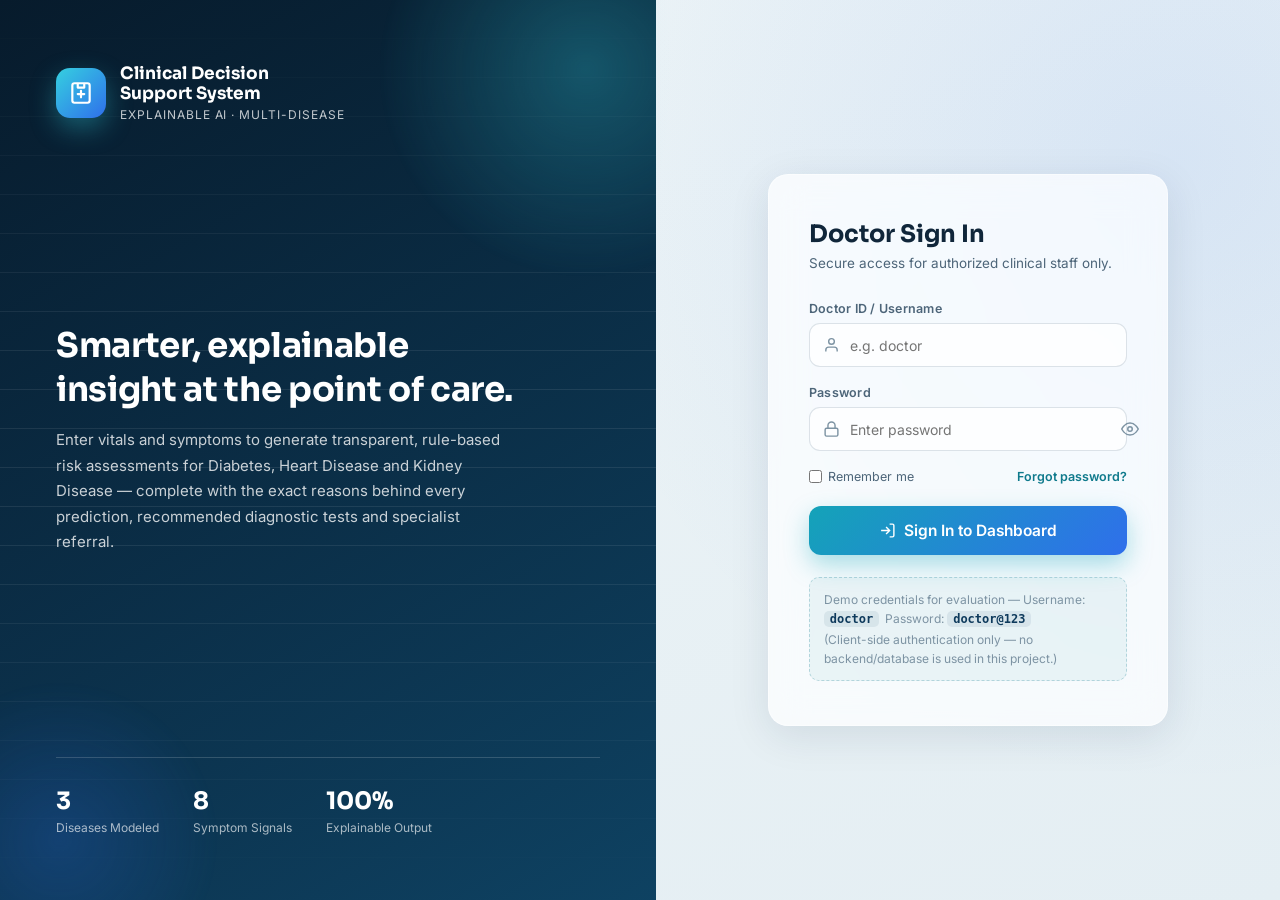
<file: index.html>
<!DOCTYPE html>
<html lang="en">
<head>
<meta charset="UTF-8" />
<meta name="viewport" content="width=device-width, initial-scale=1.0" />
<title>Doctor Dashboard | Explainable AI Clinical Decision Support System</title>
<link rel="preconnect" href="https://fonts.googleapis.com">
<link href="https://fonts.googleapis.com/css2?family=Sora:wght@600;700;800&family=Inter:wght@400;500;600;700&display=swap" rel="stylesheet">
<link rel="stylesheet" href="style.css" />
</head>
<body>

<!-- ================= TOP NAVIGATION ================= -->
<header class="topbar">
  <div class="topbar-inner">
    <div class="topbar-brand">
      <div class="brand-mark">
        <svg viewBox="0 0 24 24" fill="none" stroke="#fff" stroke-width="2" stroke-linecap="round" stroke-linejoin="round"><path d="M8 3H6a2 2 0 0 0-2 2v14a2 2 0 0 0 2 2h12a2 2 0 0 0 2-2V5a2 2 0 0 0-2-2h-2"/><path d="M9 3h6v4H9z"/><path d="M9 13h6M12 10v6"/></svg>
      </div>
      <div>
        <div class="brand-title">Clinical Decision Support System</div>
        <div class="brand-sub">Explainable AI · Multi-Disease Prediction</div>
      </div>
    </div>

    <nav class="topbar-nav">
      <a href="#dashboard" class="active">
        <svg viewBox="0 0 24 24" fill="none" stroke="currentColor" stroke-width="2"><rect x="3" y="3" width="7" height="9"/><rect x="14" y="3" width="7" height="5"/><rect x="14" y="12" width="7" height="9"/><rect x="3" y="16" width="7" height="5"/></svg>
        Dashboard
      </a>
      <a href="#patientForm">
        <svg viewBox="0 0 24 24" fill="none" stroke="currentColor" stroke-width="2"><path d="M16 4h2a2 2 0 0 1 2 2v14a2 2 0 0 1-2 2H6a2 2 0 0 1-2-2V6a2 2 0 0 1 2-2h2"/><rect x="8" y="2" width="8" height="4" rx="1"/></svg>
        New Assessment
      </a>
      <a href="#resultsSection" id="navResults">
        <svg viewBox="0 0 24 24" fill="none" stroke="currentColor" stroke-width="2"><path d="M3 3v18h18"/><path d="M18.7 8 13 13.7l-3-3L4.3 16.4"/></svg>
        Risk Results
      </a>
      <a href="report.html" target="_blank">
        <svg viewBox="0 0 24 24" fill="none" stroke="currentColor" stroke-width="2"><path d="M14 2H6a2 2 0 0 0-2 2v16a2 2 0 0 0 2 2h12a2 2 0 0 0 2-2V8z"/><path d="M14 2v6h6M16 13H8M16 17H8M10 9H8"/></svg>
        Report
      </a>
    </nav>

    <div class="topbar-user">
      <button class="icon-btn" title="Notifications">
        <svg viewBox="0 0 24 24" fill="none" stroke="currentColor" stroke-width="2"><path d="M18 8a6 6 0 0 0-12 0c0 7-3 9-3 9h18s-3-2-3-9"/><path d="M13.7 21a2 2 0 0 1-3.4 0"/></svg>
      </button>
      <div class="user-chip">
        <div class="user-avatar" id="avatarInitials">DA</div>
        <div>
          <div class="u-name" id="doctorNameLabel">Dr. A. Sharma</div>
          <div class="u-role" id="doctorRoleLabel">Consulting Physician</div>
        </div>
      </div>
      <button class="icon-btn" title="Logout" id="logoutBtn">
        <svg viewBox="0 0 24 24" fill="none" stroke="currentColor" stroke-width="2"><path d="M9 21H5a2 2 0 0 1-2-2V5a2 2 0 0 1 2-2h4"/><path d="M16 17l5-5-5-5M21 12H9"/></svg>
      </button>
    </div>
  </div>
</header>

<div class="page-wrap" id="dashboard">

  <!-- ================= HERO / WELCOME ================= -->
  <section class="hero-panel">
    <div class="hero-text">
      <span class="eyebrow">Welcome back</span>
      <h1 id="welcomeHeading">Good day, Dr. Sharma</h1>
      <p>Enter patient vitals and symptoms below to generate an explainable, multi-disease risk assessment with recommended tests and specialist referral — instantly, on this device.</p>
    </div>
    <div class="hero-clock">
      <div class="time" id="liveClock">--:--:--</div>
      <div class="date" id="liveDate">Loading date…</div>
    </div>
  </section>

  <!-- ================= STAT CARDS ================= -->
  <section class="stat-grid">
    <div class="stat-card glass">
      <div class="stat-icon blue">
        <svg viewBox="0 0 24 24" fill="none" stroke="currentColor" stroke-width="2"><path d="M17 21v-2a4 4 0 0 0-4-4H5a4 4 0 0 0-4 4v2"/><circle cx="9" cy="7" r="4"/><path d="M23 21v-2a4 4 0 0 0-3-3.87M16 3.13a4 4 0 0 1 0 7.75"/></svg>
      </div>
      <div>
        <div class="stat-num" id="statTotal">0</div>
        <div class="stat-label">Patients Assessed Today</div>
        <div class="stat-delta up">▲ Session count</div>
      </div>
    </div>
    <div class="stat-card glass">
      <div class="stat-icon rose">
        <svg viewBox="0 0 24 24" fill="none" stroke="currentColor" stroke-width="2"><path d="M20.8 4.6a5.5 5.5 0 0 0-7.8 0L12 5.6l-1-1a5.5 5.5 0 0 0-7.8 7.8l1 1L12 21l7.8-7.6 1-1a5.5 5.5 0 0 0 0-7.8Z"/></svg>
      </div>
      <div>
        <div class="stat-num" id="statHigh">0</div>
        <div class="stat-label">High-Risk Flags Raised</div>
        <div class="stat-delta down">▼ Needs review</div>
      </div>
    </div>
    <div class="stat-card glass">
      <div class="stat-icon teal">
        <svg viewBox="0 0 24 24" fill="none" stroke="currentColor" stroke-width="2"><path d="M22 12h-4l-3 9L9 3l-3 9H2"/></svg>
      </div>
      <div>
        <div class="stat-num">3</div>
        <div class="stat-label">Diseases Modeled</div>
        <div class="stat-delta up">Diabetes · Heart · Kidney</div>
      </div>
    </div>
    <div class="stat-card glass">
      <div class="stat-icon amber">
        <svg viewBox="0 0 24 24" fill="none" stroke="currentColor" stroke-width="2"><circle cx="12" cy="12" r="10"/><path d="M12 6v6l4 2"/></svg>
      </div>
      <div>
        <div class="stat-num" id="statLastTime">--:--</div>
        <div class="stat-label">Last Assessment Time</div>
        <div class="stat-delta up">Live session</div>
      </div>
    </div>
  </section>

  <!-- ================= PATIENT INFORMATION FORM ================= -->
  <section class="panel glass" id="patientForm">
    <div class="panel-head">
      <div>
        <div class="section-title">Patient Information</div>
        <div class="section-sub">Enter demographic details and vital measurements.</div>
      </div>
      <span class="tag">STEP 1 OF 3</span>
    </div>

    <form id="assessmentForm" novalidate>
      <div class="form-grid">
        <div class="field span-2">
          <label for="patientName">Patient Full Name *</label>
          <input type="text" id="patientName" placeholder="e.g. Rajesh Kumar" required />
        </div>
        <div class="field">
          <label for="patientAge">Age (years) *</label>
          <input type="number" id="patientAge" min="1" max="120" placeholder="e.g. 55" required />
        </div>
        <div class="field">
          <label for="patientGender">Gender *</label>
          <select id="patientGender" required>
            <option value="" disabled selected>Select</option>
            <option value="Male">Male</option>
            <option value="Female">Female</option>
            <option value="Other">Other</option>
          </select>
        </div>

        <div class="field">
          <label for="bloodPressure">Blood Pressure (Systolic, mmHg) *</label>
          <input type="number" id="bloodPressure" min="60" max="260" placeholder="e.g. 160" required />
          <small class="help">Normal: &lt;120 · Elevated: 120–139 · High: ≥140</small>
        </div>
        <div class="field">
          <label for="glucose">Glucose Level (mg/dL) *</label>
          <input type="number" id="glucose" min="40" max="500" placeholder="e.g. 180" required />
          <small class="help">Normal: &lt;100 · Prediabetic: 100–125 · Diabetic: ≥126</small>
        </div>
        <div class="field">
          <label for="bmi">BMI (kg/m²) *</label>
          <input type="number" step="0.1" id="bmi" min="10" max="60" placeholder="e.g. 34" required />
          <small class="help">Normal: 18.5–24.9 · Overweight: 25–29.9 · Obese: ≥30</small>
        </div>
        <div class="field">
          <label for="cholesterol">Cholesterol Level (mg/dL) *</label>
          <input type="number" id="cholesterol" min="80" max="500" placeholder="e.g. 240" required />
          <small class="help">Normal: &lt;200 · Borderline: 200–239 · High: ≥240</small>
        </div>
      </div>
    </form>
  </section>

  <!-- ================= SYMPTOM SELECTION ================= -->
  <section class="panel glass">
    <div class="panel-head">
      <div>
        <div class="section-title">Symptom Selection</div>
        <div class="section-sub">Tap all symptoms the patient is currently experiencing.</div>
      </div>
      <span class="tag">STEP 2 OF 3</span>
    </div>

    <div class="symptom-grid" id="symptomGrid">
      <!-- injected by script.js -->
    </div>
  </section>

  <!-- ================= PREDICT ACTION ================= -->
  <section class="panel glass">
    <div class="panel-head">
      <div>
        <div class="section-title">Generate Risk Assessment</div>
        <div class="section-sub">Runs the explainable rule-based model locally in your browser.</div>
      </div>
      <span class="tag">STEP 3 OF 3</span>
    </div>
    <div class="action-row" style="justify-content:space-between; align-items:center;">
      <div style="font-size:12.5px; color:var(--text-secondary); max-width:520px;">
        All computation happens on-device using transparent clinical thresholds — no external server or database is used, ensuring patient data never leaves this browser session.
      </div>
      <div style="display:flex; gap:12px;">
        <button type="button" class="btn btn-outline" id="resetBtn">
          <svg viewBox="0 0 24 24" width="16" height="16" fill="none" stroke="currentColor" stroke-width="2"><path d="M3 12a9 9 0 1 0 3-6.7L3 8"/><path d="M3 3v5h5"/></svg>
          Reset Form
        </button>
        <button type="button" class="btn btn-primary btn-lg" id="predictBtn">
          <svg viewBox="0 0 24 24" width="17" height="17" fill="none" stroke="currentColor" stroke-width="2"><path d="M13 2 3 14h9l-1 8 10-12h-9l1-8Z"/></svg>
          Run AI Risk Prediction
        </button>
      </div>
    </div>
  </section>

  <!-- ================= RESULTS SECTION ================= -->
  <section id="resultsSection">

    <section class="panel glass overall-summary">
      <div class="os-item">
        <div class="os-label">Patient</div>
        <div class="os-value" id="sumPatientName">—</div>
      </div>
      <div class="os-item">
        <div class="os-label">Age / Gender</div>
        <div class="os-value" id="sumAgeGender">—</div>
      </div>
      <div class="os-item">
        <div class="os-label">Overall Risk Level</div>
        <div class="os-value" id="sumOverallRisk">—</div>
      </div>
      <div class="os-item">
        <div class="os-label">Assessed At</div>
        <div class="os-value" id="sumTimestamp" style="font-size:14px;">—</div>
      </div>
    </section>

    <div class="panel-head" style="padding: 0 4px;">
      <div>
        <div class="section-title">Multi-Disease Risk Prediction</div>
        <div class="section-sub">Color-coded risk score for each modeled condition.</div>
      </div>
    </div>

    <div class="disease-grid" id="diseaseGrid">
      <!-- injected by script.js -->
    </div>

    <div class="report-actions">
      <button type="button" class="btn btn-outline" id="printQuickBtn">
        <svg viewBox="0 0 24 24" width="16" height="16" fill="none" stroke="currentColor" stroke-width="2"><path d="M6 9V2h12v7"/><path d="M6 18H4a2 2 0 0 1-2-2v-5a2 2 0 0 1 2-2h16a2 2 0 0 1 2 2v5a2 2 0 0 1-2 2h-2"/><path d="M6 14h12v8H6z"/></svg>
        Quick Print
      </button>
      <button type="button" class="btn btn-primary btn-lg" id="generateReportBtn">
        <svg viewBox="0 0 24 24" width="17" height="17" fill="none" stroke="currentColor" stroke-width="2"><path d="M14 2H6a2 2 0 0 0-2 2v16a2 2 0 0 0 2 2h12a2 2 0 0 0 2-2V8z"/><path d="M14 2v6h6M16 13H8M16 17H8M10 9H8"/></svg>
        Generate Full Patient Report
      </button>
    </div>
  </section>

</div>

<footer class="app-footer">
  Explainable AI Based Clinical Decision Support System for Multi-Disease Prediction and Intelligent Test Recommendation &middot;
  Academic demonstration project &middot; Rule-based engine, not a substitute for professional medical diagnosis.
</footer>

<div class="toast" id="toast">
  <svg viewBox="0 0 24 24" fill="none" stroke="currentColor" stroke-width="2"><path d="M20 6 9 17l-5-5"/></svg>
  <span id="toastText">Done</span>
</div>

<script src="script.js"></script>
</body>
</html>
</file>
<file: style.css>
/* ==========================================================================
   Explainable AI Clinical Decision Support System
   Stylesheet — hospital-grade UI, glassmorphism, responsive
   ========================================================================== */

:root {
  /* Color system */
  --navy-950: #071b2c;
  --navy-900: #0b2a43;
  --navy-800: #0e3a5c;
  --teal-600: #0f7a8c;
  --teal-500: #14a3b8;
  --cyan-400: #35d0e0;
  --accent-500: #2f6feb;

  --risk-low: #1fae65;
  --risk-low-bg: rgba(31, 174, 101, 0.12);
  --risk-medium: #e8a13d;
  --risk-medium-bg: rgba(232, 161, 61, 0.14);
  --risk-high: #e15252;
  --risk-high-bg: rgba(225, 82, 82, 0.14);

  --surface-glass: rgba(255, 255, 255, 0.72);
  --surface-glass-strong: rgba(255, 255, 255, 0.88);
  --border-glass: rgba(255, 255, 255, 0.45);
  --page-bg-1: #eef5f7;
  --page-bg-2: #e4eef3;

  --text-primary: #10263a;
  --text-secondary: #4d6579;
  --text-muted: #7d93a3;
  --white: #ffffff;

  --radius-lg: 20px;
  --radius-md: 14px;
  --radius-sm: 9px;

  --shadow-soft: 0 8px 30px rgba(11, 42, 67, 0.08);
  --shadow-card: 0 10px 40px rgba(11, 42, 67, 0.1);
  --shadow-float: 0 20px 60px rgba(11, 42, 67, 0.18);

  --font-display: 'Sora', 'Segoe UI', sans-serif;
  --font-body: 'Inter', 'Segoe UI', sans-serif;
}

* { margin: 0; padding: 0; box-sizing: border-box; }

html { scroll-behavior: smooth; }

body {
  font-family: var(--font-body);
  color: var(--text-primary);
  background:
    radial-gradient(circle at 8% 8%, rgba(53, 208, 224, 0.14), transparent 40%),
    radial-gradient(circle at 92% 18%, rgba(47, 111, 235, 0.10), transparent 45%),
    linear-gradient(160deg, var(--page-bg-1), var(--page-bg-2));
  min-height: 100vh;
  -webkit-font-smoothing: antialiased;
}

::selection { background: var(--teal-500); color: var(--white); }

::-webkit-scrollbar { width: 10px; height: 10px; }
::-webkit-scrollbar-track { background: transparent; }
::-webkit-scrollbar-thumb { background: rgba(15, 122, 140, 0.35); border-radius: 10px; }
::-webkit-scrollbar-thumb:hover { background: rgba(15, 122, 140, 0.55); }

a { text-decoration: none; color: inherit; }
ul { list-style: none; }
button { font-family: inherit; cursor: pointer; border: none; }
input, select { font-family: inherit; }

/* ==========================================================================
   Utility
   ========================================================================== */

.glass {
  background: var(--surface-glass);
  backdrop-filter: blur(18px) saturate(140%);
  -webkit-backdrop-filter: blur(18px) saturate(140%);
  border: 1px solid var(--border-glass);
  border-radius: var(--radius-lg);
  box-shadow: var(--shadow-card);
}

.container { max-width: 1360px; margin: 0 auto; padding: 0 32px; }

.eyebrow {
  font-size: 12px;
  font-weight: 700;
  letter-spacing: 0.14em;
  text-transform: uppercase;
  color: var(--teal-600);
}

.section-title {
  font-family: var(--font-display);
  font-size: 22px;
  font-weight: 700;
  color: var(--text-primary);
}

.section-sub {
  font-size: 14px;
  color: var(--text-secondary);
  margin-top: 4px;
}

/* ==========================================================================
   Buttons
   ========================================================================== */

.btn {
  display: inline-flex;
  align-items: center;
  justify-content: center;
  gap: 8px;
  padding: 13px 26px;
  border-radius: 12px;
  font-weight: 600;
  font-size: 14.5px;
  transition: transform 0.18s ease, box-shadow 0.18s ease, background 0.2s ease;
  white-space: nowrap;
}
.btn:active { transform: translateY(1px) scale(0.99); }

.btn-primary {
  background: linear-gradient(135deg, var(--teal-500), var(--accent-500));
  color: var(--white);
  box-shadow: 0 10px 24px rgba(20, 163, 184, 0.35);
}
.btn-primary:hover { box-shadow: 0 14px 32px rgba(20, 163, 184, 0.45); transform: translateY(-1px); }

.btn-outline {
  background: rgba(255, 255, 255, 0.6);
  color: var(--navy-800);
  border: 1.5px solid rgba(14, 58, 92, 0.18);
}
.btn-outline:hover { background: rgba(255, 255, 255, 0.9); border-color: var(--teal-500); }

.btn-danger-outline {
  background: rgba(225, 82, 82, 0.08);
  color: var(--risk-high);
  border: 1.5px solid rgba(225, 82, 82, 0.3);
}
.btn-danger-outline:hover { background: rgba(225, 82, 82, 0.15); }

.btn-block { width: 100%; }
.btn-lg { padding: 15px 30px; font-size: 15.5px; }

.btn[disabled] { opacity: 0.55; cursor: not-allowed; transform: none !important; }

/* ==========================================================================
   Login Page
   ========================================================================== */

.login-shell {
  min-height: 100vh;
  display: grid;
  grid-template-columns: 1.05fr 1fr;
}

.login-aside {
  position: relative;
  background:
    linear-gradient(155deg, rgba(7, 27, 44, 0.92), rgba(14, 58, 92, 0.88)),
    linear-gradient(135deg, var(--navy-950), var(--teal-600));
  color: var(--white);
  padding: 64px 56px;
  display: flex;
  flex-direction: column;
  justify-content: space-between;
  overflow: hidden;
}

.login-aside::before,
.login-aside::after {
  content: "";
  position: absolute;
  border-radius: 50%;
  filter: blur(2px);
}
.login-aside::before {
  width: 420px; height: 420px;
  right: -140px; top: -140px;
  background: radial-gradient(circle, rgba(53, 208, 224, 0.28), transparent 70%);
}
.login-aside::after {
  width: 320px; height: 320px;
  left: -100px; bottom: -100px;
  background: radial-gradient(circle, rgba(47, 111, 235, 0.22), transparent 70%);
}

.pulse-line {
  position: absolute;
  inset: 0;
  opacity: 0.16;
  background-image: repeating-linear-gradient(
    to bottom,
    transparent 0 38px,
    rgba(255, 255, 255, 0.5) 38px 39px
  );
  mask-image: linear-gradient(to bottom, transparent, black 40%, black 60%, transparent);
}

.brand-row { display: flex; align-items: center; gap: 14px; position: relative; z-index: 1; }

.brand-mark {
  width: 50px; height: 50px;
  border-radius: 14px;
  background: linear-gradient(135deg, var(--cyan-400), var(--accent-500));
  display: flex; align-items: center; justify-content: center;
  box-shadow: 0 10px 26px rgba(53, 208, 224, 0.35);
  flex-shrink: 0;
}
.brand-mark svg { width: 26px; height: 26px; stroke: var(--white); }

.brand-text .brand-title { font-family: var(--font-display); font-weight: 700; font-size: 17px; line-height: 1.2; }
.brand-text .brand-sub { font-size: 12px; letter-spacing: 0.08em; opacity: 0.75; text-transform: uppercase; margin-top: 2px; }

.login-hero { position: relative; z-index: 1; max-width: 460px; }
.login-hero h1 {
  font-family: var(--font-display);
  font-size: 34px;
  line-height: 1.28;
  font-weight: 700;
  margin-bottom: 16px;
  letter-spacing: -0.01em;
}
.login-hero p { font-size: 15px; line-height: 1.7; color: rgba(255,255,255,0.78); }

.login-stats {
  position: relative; z-index: 1;
  display: flex; gap: 34px;
  padding-top: 28px;
  border-top: 1px solid rgba(255,255,255,0.16);
}
.login-stats .stat b { display: block; font-family: var(--font-display); font-size: 24px; }
.login-stats .stat span { font-size: 12px; color: rgba(255,255,255,0.65); }

.login-main {
  display: flex;
  align-items: center;
  justify-content: center;
  padding: 40px;
}

.login-card {
  width: 100%;
  max-width: 400px;
  padding: 44px 40px;
}

.login-card h2 { font-family: var(--font-display); font-size: 24px; margin-bottom: 6px; }
.login-card .lead { color: var(--text-secondary); font-size: 13.5px; margin-bottom: 30px; }

.field { margin-bottom: 18px; }
.field label {
  display: block; font-size: 12.5px; font-weight: 600;
  color: var(--text-secondary); margin-bottom: 7px; letter-spacing: 0.02em;
}
.input-wrap { position: relative; }
.input-wrap svg {
  position: absolute; left: 14px; top: 50%; transform: translateY(-50%);
  width: 17px; height: 17px; stroke: var(--text-muted);
}
.input-wrap input, .field input, .field select {
  width: 100%;
  padding: 12.5px 14px 12.5px 40px;
  border-radius: 11px;
  border: 1.5px solid rgba(14, 58, 92, 0.14);
  background: rgba(255,255,255,0.75);
  font-size: 14px;
  color: var(--text-primary);
  transition: border-color 0.18s, box-shadow 0.18s;
}
.field input:not(.input-wrap input), .field select { padding-left: 14px; }
.input-wrap input:focus, .field input:focus, .field select:focus {
  outline: none;
  border-color: var(--teal-500);
  box-shadow: 0 0 0 4px rgba(20, 163, 184, 0.14);
}
.toggle-eye {
  position: absolute; right: 12px; top: 50%; transform: translateY(-50%);
  background: none; padding: 4px; color: var(--text-muted);
}
.toggle-eye svg { width: 18px; height: 18px; }

.login-meta-row { display: flex; justify-content: space-between; align-items: center; margin: 4px 0 22px; font-size: 12.5px; }
.login-meta-row label { display: flex; align-items: center; gap: 6px; color: var(--text-secondary); }
.login-error {
  display: none;
  align-items: center; gap: 8px;
  background: var(--risk-high-bg); color: var(--risk-high);
  border: 1px solid rgba(225,82,82,0.28);
  padding: 11px 14px; border-radius: 10px;
  font-size: 12.5px; font-weight: 600;
  margin-bottom: 16px;
}
.login-error.show { display: flex; }
.login-error svg { width: 16px; height: 16px; flex-shrink: 0; }

.demo-hint {
  margin-top: 22px;
  font-size: 12px;
  color: var(--text-muted);
  background: rgba(15, 122, 140, 0.06);
  border: 1px dashed rgba(15, 122, 140, 0.25);
  padding: 12px 14px;
  border-radius: 10px;
  line-height: 1.6;
}
.demo-hint code { background: rgba(14,58,92,0.08); padding: 1px 6px; border-radius: 5px; font-weight: 600; color: var(--navy-800); }

@media (max-width: 920px) {
  .login-shell { grid-template-columns: 1fr; }
  .login-aside { display: none; }
}

/* ==========================================================================
   App Shell / Navbar
   ========================================================================== */

.topbar {
  position: sticky; top: 0; z-index: 50;
  background: rgba(255,255,255,0.78);
  backdrop-filter: blur(16px) saturate(160%);
  -webkit-backdrop-filter: blur(16px) saturate(160%);
  border-bottom: 1px solid rgba(14,58,92,0.08);
}

.topbar-inner {
  display: flex; align-items: center; justify-content: space-between;
  padding: 14px 32px;
  max-width: 1360px; margin: 0 auto;
}

.topbar-brand { display: flex; align-items: center; gap: 12px; }
.topbar-brand .brand-mark { width: 42px; height: 42px; border-radius: 12px; }
.topbar-brand .brand-mark svg { width: 22px; height: 22px; }
.topbar-brand .brand-title { font-family: var(--font-display); font-weight: 700; font-size: 15.5px; color: var(--text-primary); line-height: 1.2; }
.topbar-brand .brand-sub { font-size: 10.5px; letter-spacing: 0.08em; text-transform: uppercase; color: var(--text-muted); }

.topbar-nav { display: flex; align-items: center; gap: 4px; }
.topbar-nav a {
  padding: 9px 16px; border-radius: 10px; font-size: 13.5px; font-weight: 600;
  color: var(--text-secondary); transition: background 0.18s, color 0.18s;
  display: flex; align-items: center; gap: 7px;
}
.topbar-nav a svg { width: 16px; height: 16px; }
.topbar-nav a:hover { background: rgba(15,122,140,0.08); color: var(--teal-600); }
.topbar-nav a.active { background: rgba(15,122,140,0.12); color: var(--teal-600); }

.topbar-user { display: flex; align-items: center; gap: 14px; }
.user-chip {
  display: flex; align-items: center; gap: 10px;
  padding: 6px 14px 6px 6px;
  border-radius: 30px;
  background: rgba(14,58,92,0.05);
}
.user-avatar {
  width: 32px; height: 32px; border-radius: 50%;
  background: linear-gradient(135deg, var(--teal-500), var(--accent-500));
  display: flex; align-items: center; justify-content: center;
  color: var(--white); font-weight: 700; font-size: 13px;
}
.user-chip .u-name { font-size: 12.5px; font-weight: 700; color: var(--text-primary); line-height: 1.2; }
.user-chip .u-role { font-size: 10.5px; color: var(--text-muted); }

.icon-btn {
  width: 38px; height: 38px; border-radius: 10px;
  background: rgba(14,58,92,0.05);
  display: flex; align-items: center; justify-content: center;
  color: var(--text-secondary);
  transition: background 0.18s;
}
.icon-btn:hover { background: rgba(14,58,92,0.1); }
.icon-btn svg { width: 18px; height: 18px; }

@media (max-width: 980px) {
  .topbar-nav { display: none; }
}

/* ==========================================================================
   Page Layout
   ========================================================================== */

.page-wrap { max-width: 1360px; margin: 0 auto; padding: 34px 32px 90px; }

.hero-panel {
  position: relative;
  overflow: hidden;
  border-radius: var(--radius-lg);
  padding: 34px 38px;
  margin-bottom: 26px;
  background: linear-gradient(120deg, var(--navy-950), var(--navy-800) 55%, var(--teal-600));
  color: var(--white);
  box-shadow: var(--shadow-float);
  display: flex; align-items: center; justify-content: space-between; gap: 24px;
}
.hero-panel::after {
  content: "";
  position: absolute; right: -60px; top: -60px;
  width: 260px; height: 260px; border-radius: 50%;
  background: radial-gradient(circle, rgba(53,208,224,0.35), transparent 70%);
}
.hero-text .eyebrow { color: var(--cyan-400); }
.hero-text h1 {
  font-family: var(--font-display); font-size: 27px; font-weight: 700;
  margin: 8px 0 8px; letter-spacing: -0.01em;
}
.hero-text p { font-size: 13.5px; color: rgba(255,255,255,0.78); max-width: 560px; line-height: 1.6; }
.hero-clock { position: relative; z-index: 1; text-align: right; flex-shrink: 0; }
.hero-clock .time { font-family: var(--font-display); font-size: 26px; font-weight: 700; }
.hero-clock .date { font-size: 12px; color: rgba(255,255,255,0.68); margin-top: 4px; }

/* Stat cards */
.stat-grid {
  display: grid;
  grid-template-columns: repeat(4, 1fr);
  gap: 18px;
  margin-bottom: 30px;
}
.stat-card {
  padding: 22px;
  display: flex; align-items: center; gap: 16px;
  transition: transform 0.2s ease, box-shadow 0.2s ease;
}
.stat-card:hover { transform: translateY(-3px); box-shadow: var(--shadow-float); }
.stat-icon {
  width: 48px; height: 48px; border-radius: 13px;
  display: flex; align-items: center; justify-content: center;
  flex-shrink: 0;
}
.stat-icon svg { width: 23px; height: 23px; }
.stat-icon.blue { background: rgba(47,111,235,0.12); color: var(--accent-500); }
.stat-icon.teal { background: rgba(15,122,140,0.12); color: var(--teal-600); }
.stat-icon.amber { background: var(--risk-medium-bg); color: var(--risk-medium); }
.stat-icon.rose { background: var(--risk-high-bg); color: var(--risk-high); }
.stat-num { font-family: var(--font-display); font-size: 23px; font-weight: 700; line-height: 1.1; }
.stat-label { font-size: 12px; color: var(--text-secondary); margin-top: 3px; }
.stat-delta { font-size: 11px; font-weight: 700; margin-top: 6px; }
.stat-delta.up { color: var(--risk-low); }
.stat-delta.down { color: var(--risk-high); }

@media (max-width: 1180px) { .stat-grid { grid-template-columns: repeat(2, 1fr); } }
@media (max-width: 620px) { .stat-grid { grid-template-columns: 1fr; } }

/* Section card generic */
.panel { padding: 28px; margin-bottom: 26px; }
.panel-head {
  display: flex; align-items: center; justify-content: space-between;
  margin-bottom: 22px; gap: 12px; flex-wrap: wrap;
}
.panel-head .tag {
  display: inline-flex; align-items: center; gap: 6px;
  padding: 5px 12px; border-radius: 20px;
  font-size: 11px; font-weight: 700; letter-spacing: 0.03em;
  background: rgba(15,122,140,0.1); color: var(--teal-600);
}

.form-grid {
  display: grid;
  grid-template-columns: repeat(4, 1fr);
  gap: 18px;
}
.form-grid .field.span-2 { grid-column: span 2; }
@media (max-width: 980px) { .form-grid { grid-template-columns: repeat(2, 1fr); } }
@media (max-width: 560px) { .form-grid { grid-template-columns: 1fr; } }

.field small.help { display: block; margin-top: 5px; color: var(--text-muted); font-size: 11px; }
.field.invalid input, .field.invalid select { border-color: var(--risk-high); box-shadow: 0 0 0 4px rgba(225,82,82,0.1); }

/* Symptom chips */
.symptom-grid {
  display: grid;
  grid-template-columns: repeat(4, 1fr);
  gap: 14px;
}
@media (max-width: 980px) { .symptom-grid { grid-template-columns: repeat(2, 1fr); } }
@media (max-width: 560px) { .symptom-grid { grid-template-columns: 1fr; } }

.symptom-chip {
  position: relative;
  display: flex; align-items: center; gap: 12px;
  padding: 14px 16px;
  border-radius: 13px;
  border: 1.5px solid rgba(14,58,92,0.12);
  background: rgba(255,255,255,0.55);
  cursor: pointer;
  transition: all 0.18s ease;
  user-select: none;
}
.symptom-chip:hover { border-color: var(--teal-500); background: rgba(20,163,184,0.06); }
.symptom-chip input { position: absolute; opacity: 0; }
.symptom-chip .sy-icon {
  width: 34px; height: 34px; border-radius: 10px;
  background: rgba(15,122,140,0.1); color: var(--teal-600);
  display: flex; align-items: center; justify-content: center; flex-shrink: 0;
}
.symptom-chip .sy-icon svg { width: 17px; height: 17px; }
.symptom-chip .sy-label { font-size: 13px; font-weight: 600; color: var(--text-primary); }
.symptom-chip .sy-check {
  margin-left: auto; width: 19px; height: 19px; border-radius: 6px;
  border: 1.5px solid rgba(14,58,92,0.22); flex-shrink: 0;
  display: flex; align-items: center; justify-content: center;
  transition: all 0.15s ease;
}
.symptom-chip .sy-check svg { width: 12px; height: 12px; stroke: white; opacity: 0; transition: opacity 0.15s; }
.symptom-chip.checked {
  border-color: var(--teal-500);
  background: linear-gradient(135deg, rgba(20,163,184,0.12), rgba(47,111,235,0.08));
  box-shadow: 0 6px 18px rgba(20,163,184,0.16);
}
.symptom-chip.checked .sy-check { background: var(--teal-500); border-color: var(--teal-500); }
.symptom-chip.checked .sy-check svg { opacity: 1; }

.action-row { display: flex; gap: 14px; justify-content: flex-end; margin-top: 26px; }

/* ==========================================================================
   Results
   ========================================================================== */

#resultsSection { display: none; }
#resultsSection.show { display: block; animation: fadeUp 0.5s ease; }

@keyframes fadeUp { from { opacity: 0; transform: translateY(14px); } to { opacity: 1; transform: translateY(0); } }

.disease-grid {
  display: grid;
  grid-template-columns: repeat(3, 1fr);
  gap: 20px;
}
@media (max-width: 1080px) { .disease-grid { grid-template-columns: 1fr; } }

.disease-card {
  padding: 24px;
  position: relative;
  overflow: hidden;
}
.disease-card .dc-top { display: flex; align-items: center; justify-content: space-between; margin-bottom: 18px; }
.disease-card .dc-name { display: flex; align-items: center; gap: 10px; font-weight: 700; font-size: 15px; }
.disease-card .dc-name .dc-icon {
  width: 36px; height: 36px; border-radius: 10px;
  display: flex; align-items: center; justify-content: center; color: var(--white);
}
.disease-card .dc-icon svg { width: 18px; height: 18px; }

.risk-badge {
  padding: 5px 13px; border-radius: 20px; font-size: 11.5px; font-weight: 800; letter-spacing: 0.02em;
}
.risk-badge.low { background: var(--risk-low-bg); color: var(--risk-low); }
.risk-badge.medium { background: var(--risk-medium-bg); color: var(--risk-medium); }
.risk-badge.high { background: var(--risk-high-bg); color: var(--risk-high); }

.circular-wrap { display: flex; align-items: center; justify-content: center; margin: 6px 0 18px; position: relative; }
.circular-wrap svg { width: 132px; height: 132px; transform: rotate(-90deg); }
.circular-wrap .cw-track { fill: none; stroke: rgba(14,58,92,0.09); stroke-width: 10; }
.circular-wrap .cw-value { fill: none; stroke-width: 10; stroke-linecap: round; transition: stroke-dashoffset 1s cubic-bezier(.4,0,.2,1); }
.circular-wrap .cw-center { position: absolute; text-align: center; }
.circular-wrap .cw-score { font-family: var(--font-display); font-size: 25px; font-weight: 800; }
.circular-wrap .cw-percent { font-size: 10px; color: var(--text-muted); font-weight: 700; }

.progress-track { height: 9px; border-radius: 20px; background: rgba(14,58,92,0.08); overflow: hidden; margin-top: 4px; }
.progress-fill { height: 100%; border-radius: 20px; width: 0%; transition: width 1s cubic-bezier(.4,0,.2,1); }
.progress-fill.low { background: linear-gradient(90deg, #4fce8f, var(--risk-low)); }
.progress-fill.medium { background: linear-gradient(90deg, #f4c06a, var(--risk-medium)); }
.progress-fill.high { background: linear-gradient(90deg, #f08a8a, var(--risk-high)); }
.progress-label { display: flex; justify-content: space-between; font-size: 11px; color: var(--text-muted); margin-top: 6px; }

/* Explainable AI */
.xai-list { display: flex; flex-direction: column; gap: 10px; margin-top: 6px; }
.xai-item {
  display: flex; align-items: flex-start; gap: 10px;
  padding: 11px 13px; border-radius: 11px;
  background: rgba(47,111,235,0.05);
  border-left: 3px solid var(--accent-500);
  font-size: 12.5px; color: var(--text-secondary); line-height: 1.5;
}
.xai-item b { color: var(--text-primary); }
.xai-item svg { width: 15px; height: 15px; flex-shrink: 0; margin-top: 1.5px; color: var(--accent-500); }
.xai-empty { font-size: 12.5px; color: var(--text-muted); font-style: italic; }

.tests-list { display: flex; flex-direction: column; gap: 8px; margin-top: 6px; }
.test-chip {
  display: flex; align-items: center; gap: 10px;
  padding: 9px 12px; border-radius: 10px;
  background: rgba(15,122,140,0.06);
  font-size: 12.5px; font-weight: 600; color: var(--text-primary);
}
.test-chip svg { width: 15px; height: 15px; color: var(--teal-600); flex-shrink: 0; }

.specialist-banner {
  margin-top: 16px; padding: 12px 14px; border-radius: 11px;
  background: linear-gradient(120deg, rgba(14,58,92,0.06), rgba(20,163,184,0.08));
  display: flex; align-items: center; gap: 12px;
}
.specialist-banner .sp-icon {
  width: 34px; height: 34px; border-radius: 9px;
  background: var(--navy-800); color: var(--white);
  display: flex; align-items: center; justify-content: center; flex-shrink: 0;
}
.specialist-banner .sp-icon svg { width: 16px; height: 16px; }
.specialist-banner .sp-text .sp-label { font-size: 10.5px; text-transform: uppercase; letter-spacing: 0.06em; color: var(--text-muted); font-weight: 700; }
.specialist-banner .sp-text .sp-name { font-size: 13.5px; font-weight: 700; color: var(--text-primary); }

.overall-summary {
  display: flex; align-items: center; gap: 22px;
  padding: 22px 26px; margin-top: 4px;
  flex-wrap: wrap;
}
.overall-summary .os-item { flex: 1; min-width: 180px; }
.overall-summary .os-label { font-size: 11.5px; color: var(--text-muted); font-weight: 700; text-transform: uppercase; letter-spacing: 0.05em; }
.overall-summary .os-value { font-family: var(--font-display); font-size: 20px; font-weight: 700; margin-top: 4px; }

.report-actions { display: flex; gap: 14px; justify-content: flex-end; margin-top: 6px; }

/* ==========================================================================
   Footer
   ========================================================================== */

.app-footer {
  text-align: center; padding: 26px; font-size: 12px; color: var(--text-muted);
}

/* ==========================================================================
   Toast
   ========================================================================== */

.toast {
  position: fixed; bottom: 26px; right: 26px; z-index: 999;
  padding: 14px 20px; border-radius: 12px;
  background: var(--navy-900); color: var(--white);
  font-size: 13px; font-weight: 600;
  box-shadow: var(--shadow-float);
  display: flex; align-items: center; gap: 10px;
  transform: translateY(24px); opacity: 0; pointer-events: none;
  transition: all 0.3s ease;
}
.toast.show { transform: translateY(0); opacity: 1; }
.toast svg { width: 17px; height: 17px; color: var(--cyan-400); }

/* ==========================================================================
   Report Page
   ========================================================================== */

.report-toolbar {
  position: sticky; top: 0; z-index: 40;
  background: rgba(255,255,255,0.85);
  backdrop-filter: blur(14px);
  border-bottom: 1px solid rgba(14,58,92,0.08);
  padding: 14px 32px;
  display: flex; align-items: center; justify-content: space-between;
}
.report-toolbar .rt-title { display: flex; align-items: center; gap: 10px; font-weight: 700; font-size: 14px; }
.report-toolbar .rt-title svg { width: 18px; height: 18px; color: var(--teal-600); }
.report-actions-bar { display: flex; gap: 10px; }

.report-sheet-wrap { max-width: 900px; margin: 30px auto 80px; padding: 0 20px; }
.report-sheet {
  background: var(--white);
  border-radius: 16px;
  box-shadow: var(--shadow-float);
  padding: 52px 56px;
}

.report-letterhead {
  display: flex; align-items: center; justify-content: space-between;
  padding-bottom: 22px; border-bottom: 3px solid var(--navy-900); margin-bottom: 26px;
}
.report-letterhead .rl-left { display: flex; align-items: center; gap: 14px; }
.report-letterhead .rl-org { font-family: var(--font-display); font-weight: 700; font-size: 18px; }
.report-letterhead .rl-org-sub { font-size: 11px; color: var(--text-muted); }
.report-letterhead .rl-right { text-align: right; font-size: 11.5px; color: var(--text-muted); }
.report-letterhead .rl-right .rl-id { font-weight: 700; color: var(--text-primary); font-size: 13px; }

.report-h2 {
  font-family: var(--font-display); font-size: 14.5px; font-weight: 700;
  color: var(--teal-600); text-transform: uppercase; letter-spacing: 0.06em;
  margin: 26px 0 12px; padding-bottom: 8px; border-bottom: 1.5px solid rgba(14,58,92,0.1);
  display: flex; align-items: center; gap: 8px;
}
.report-h2 svg { width: 15px; height: 15px; }

.report-grid { display: grid; grid-template-columns: repeat(4, 1fr); gap: 14px 20px; }
.report-grid .rg-item .rg-label { font-size: 10.5px; color: var(--text-muted); text-transform: uppercase; letter-spacing: 0.04em; }
.report-grid .rg-item .rg-value { font-size: 13.5px; font-weight: 700; color: var(--text-primary); margin-top: 2px; }

.report-disease-row {
  display: flex; align-items: center; justify-content: space-between;
  padding: 13px 0; border-bottom: 1px dashed rgba(14,58,92,0.12);
}
.report-disease-row:last-child { border-bottom: none; }
.report-disease-row .rd-name { font-weight: 700; font-size: 13.5px; display: flex; align-items: center; gap: 10px; }
.report-disease-row .rd-score { font-size: 12px; color: var(--text-muted); margin-left: 8px; font-weight: 500; }

.report-xai ul { padding-left: 0; margin-top: 4px; }
.report-xai li {
  list-style: none; font-size: 12.5px; color: var(--text-secondary);
  padding: 6px 0 6px 20px; position: relative; line-height: 1.55;
}
.report-xai li::before {
  content: ""; position: absolute; left: 2px; top: 13px;
  width: 6px; height: 6px; border-radius: 50%; background: var(--teal-500);
}

.report-tests-cols { display: grid; grid-template-columns: repeat(3, 1fr); gap: 18px; margin-top: 6px; }
.report-tests-cols h4 { font-size: 12px; font-weight: 700; margin-bottom: 8px; color: var(--text-primary); }
.report-tests-cols ul { padding: 0; }
.report-tests-cols li { list-style: none; font-size: 12px; color: var(--text-secondary); padding: 4px 0; }

.report-specialists { display: flex; gap: 12px; margin-top: 6px; flex-wrap: wrap; }
.report-specialists .spec-pill {
  padding: 8px 16px; border-radius: 20px;
  background: rgba(15,122,140,0.08); color: var(--teal-600);
  font-size: 12.5px; font-weight: 700;
}

.report-sign {
  display: flex; justify-content: space-between; margin-top: 46px;
  padding-top: 18px; border-top: 1px solid rgba(14,58,92,0.12);
}
.report-sign .sign-block { text-align: center; font-size: 11.5px; color: var(--text-muted); }
.report-sign .sign-line { width: 190px; border-top: 1.4px solid var(--text-primary); margin-bottom: 6px; padding-top: 30px; }

.report-disclaimer {
  margin-top: 24px; padding: 12px 16px; border-radius: 10px;
  background: rgba(232,161,61,0.08); border: 1px dashed rgba(232,161,61,0.4);
  font-size: 11px; color: #8a5a10; line-height: 1.6;
}

.no-report {
  text-align: center; padding: 80px 20px; color: var(--text-muted);
}
.no-report svg { width: 54px; height: 54px; opacity: 0.4; margin-bottom: 16px; }

@media print {
  .report-toolbar, .app-footer { display: none !important; }
  body { background: var(--white) !important; }
  .report-sheet-wrap { margin: 0; padding: 0; max-width: 100%; }
  .report-sheet { box-shadow: none; border-radius: 0; padding: 18px 6px; }
}

@media (max-width: 720px) {
  .report-sheet { padding: 30px 22px; }
  .report-grid { grid-template-columns: repeat(2, 1fr); }
  .report-tests-cols { grid-template-columns: 1fr; }
}
</file>
